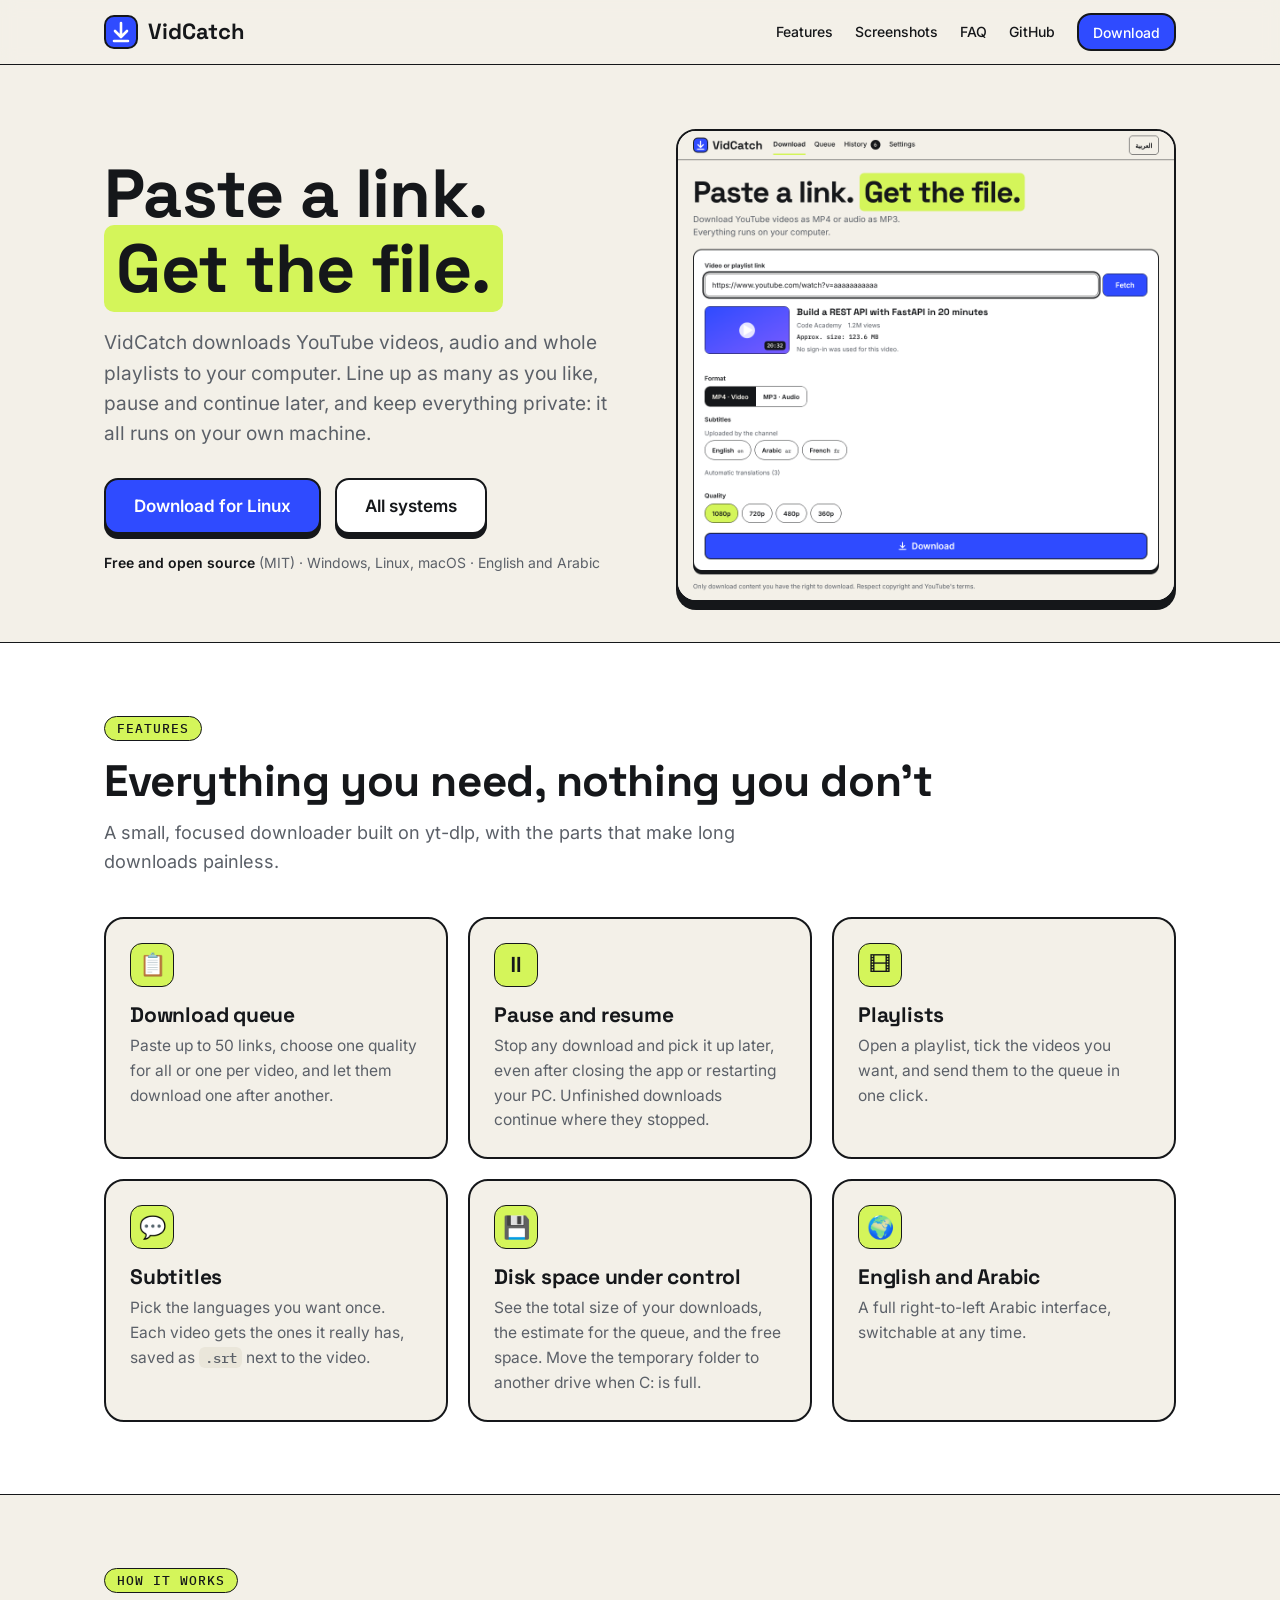
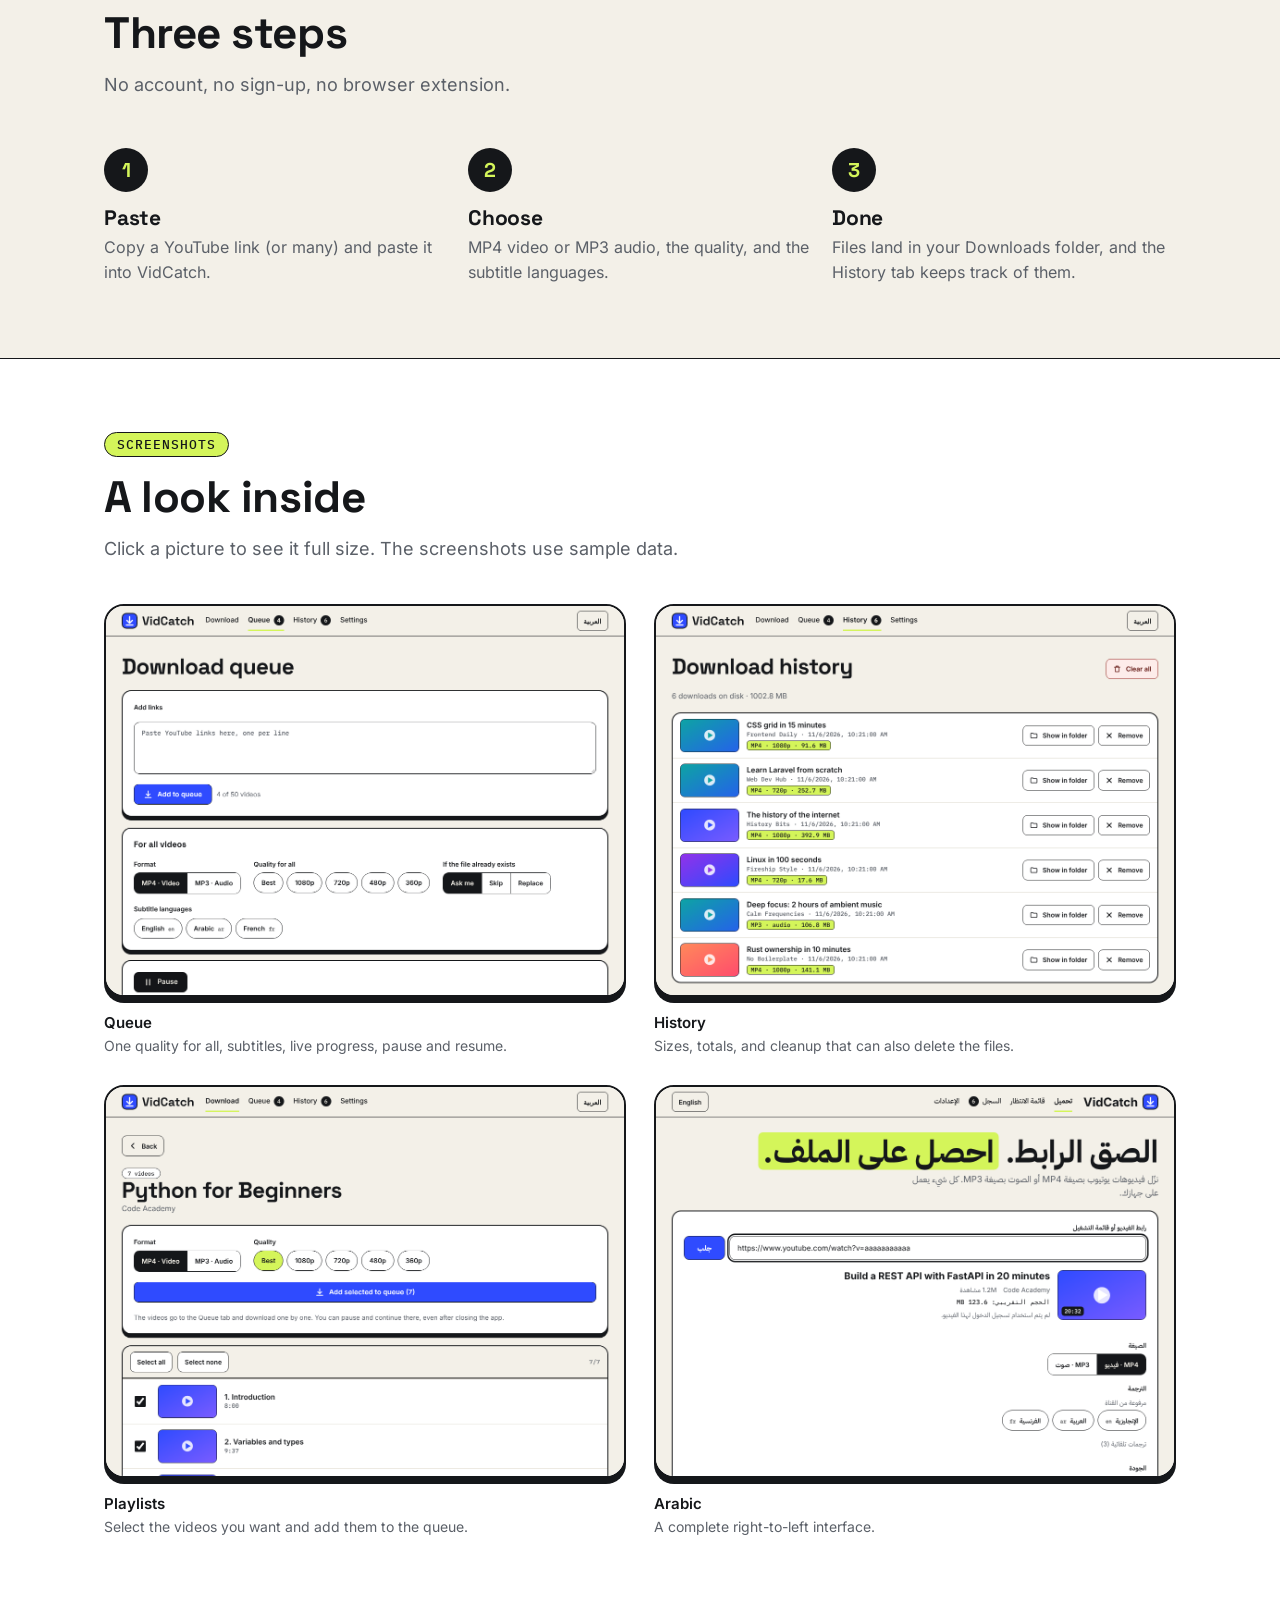
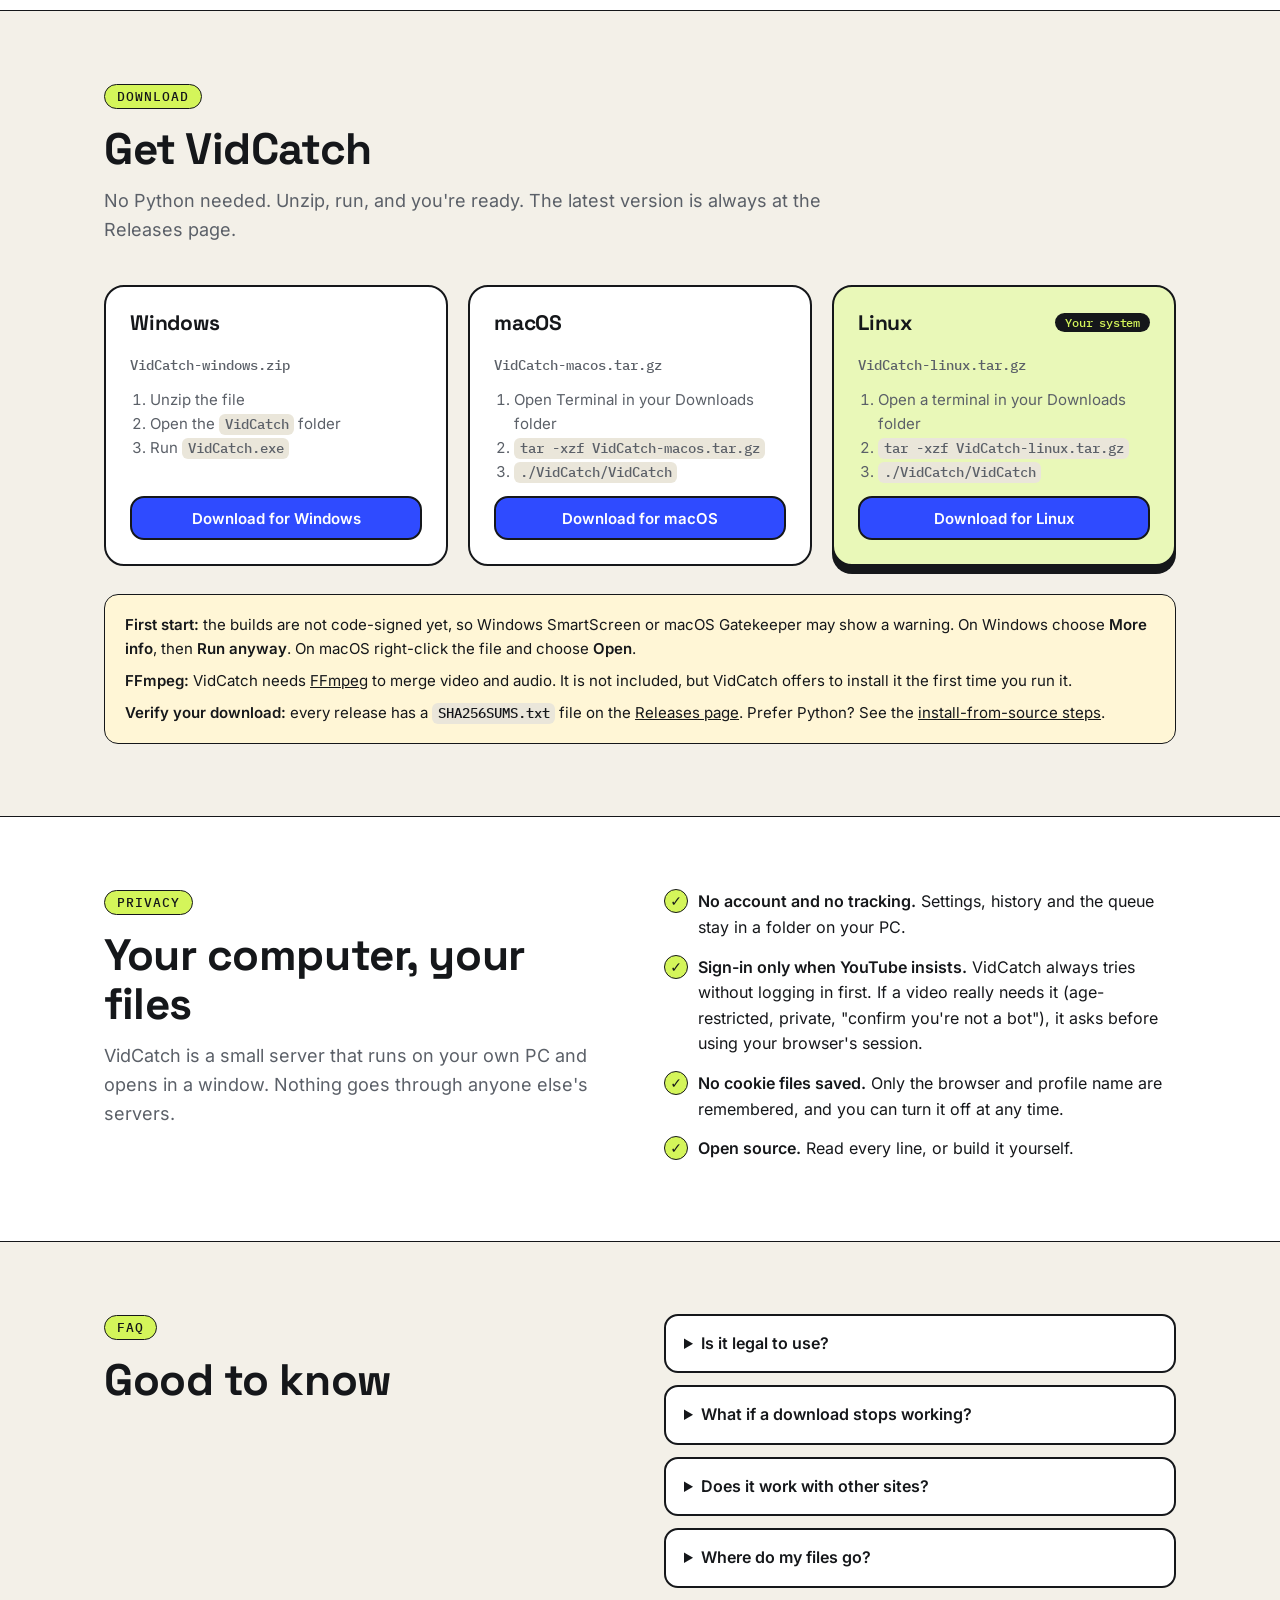
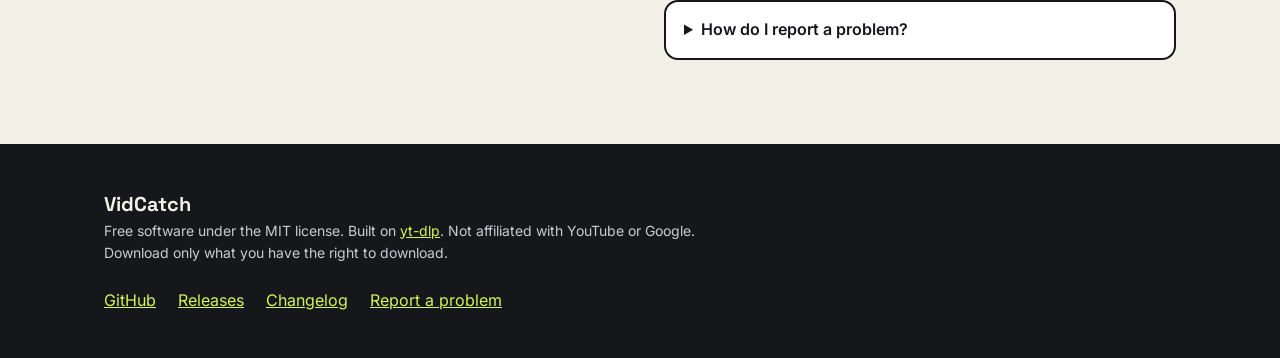
<file: site/index.html>
<!doctype html>
<html lang="en">
<head>
<meta charset="utf-8">
<meta name="viewport" content="width=device-width, initial-scale=1">
<title>VidCatch: download YouTube videos, audio and playlists</title>
<meta name="description" content="VidCatch is a free, open-source YouTube downloader that runs on your own computer: queue, pause and resume, playlists, subtitles, English and Arabic. Windows, Linux and macOS.">
<meta name="theme-color" content="#f3f0e8">
<meta property="og:type" content="website">
<meta property="og:title" content="VidCatch: paste a link, get the file">
<meta property="og:description" content="Free, open-source YouTube downloader with a queue, pause and resume, playlists and subtitles. Runs locally.">
<meta property="og:image" content="https://youssef-mekkawy.github.io/VidCatch/img/main.png">
<meta property="og:url" content="https://youssef-mekkawy.github.io/VidCatch/">
<link rel="icon" href="favicon.svg" type="image/svg+xml">
<link rel="stylesheet" href="style.css">
</head>
<body>
<a class="skip" href="#main">Skip to content</a>

<header class="top">
  <div class="wrap top__in">
    <a class="brand" href="#top"><img src="favicon.svg" alt="" width="34" height="34">VidCatch</a>
    <nav class="nav" aria-label="Main">
      <a href="#features">Features</a>
      <a href="#screens">Screenshots</a>
      <a href="#faq">FAQ</a>
      <a href="https://github.com/Youssef-Mekkawy/VidCatch">GitHub</a>
      <a class="btn btn--small btn--primary" href="#download">Download</a>
    </nav>
  </div>
</header>

<main id="main">
<div id="top"></div>
<section class="hero">
  <div class="wrap hero__grid">
    <div>
      <h1>Paste a link. <span class="mark">Get the file.</span></h1>
      <p class="lead">VidCatch downloads YouTube videos, audio and whole playlists to your computer. Line up as many as you like, pause and continue later, and keep everything private: it all runs on your own machine.</p>
      <div class="cta">
        <a id="cta-main" class="btn btn--primary btn--big" href="#download">Download VidCatch</a>
        <a class="btn btn--big" href="#download">All systems</a>
      </div>
      <p class="fine"><b>Free and open source</b> (MIT) · Windows, Linux, macOS · English and Arabic</p>
    </div>
    <div class="shot"><img src="img/main.png" width="1120" height="1060" alt="VidCatch download page showing a fetched video with format, subtitles and quality choices"></div>
  </div>
</section>

<section id="features" class="band">
  <div class="wrap">
    <span class="eyebrow">Features</span>
    <h2>Everything you need, nothing you don't</h2>
    <p class="sub">A small, focused downloader built on yt-dlp, with the parts that make long downloads painless.</p>
    <div class="grid3">
      <div class="card"><div class="ico" aria-hidden="true">📋</div><h3>Download queue</h3><p>Paste up to 50 links, choose one quality for all or one per video, and let them download one after another.</p></div>
      <div class="card"><div class="ico" aria-hidden="true">⏸</div><h3>Pause and resume</h3><p>Stop any download and pick it up later, even after closing the app or restarting your PC. Unfinished downloads continue where they stopped.</p></div>
      <div class="card"><div class="ico" aria-hidden="true">🎞</div><h3>Playlists</h3><p>Open a playlist, tick the videos you want, and send them to the queue in one click.</p></div>
      <div class="card"><div class="ico" aria-hidden="true">💬</div><h3>Subtitles</h3><p>Pick the languages you want once. Each video gets the ones it really has, saved as <code>.srt</code> next to the video.</p></div>
      <div class="card"><div class="ico" aria-hidden="true">💾</div><h3>Disk space under control</h3><p>See the total size of your downloads, the estimate for the queue, and the free space. Move the temporary folder to another drive when C: is full.</p></div>
      <div class="card"><div class="ico" aria-hidden="true">🌍</div><h3>English and Arabic</h3><p>A full right-to-left Arabic interface, switchable at any time.</p></div>
    </div>
  </div>
</section>

<section>
  <div class="wrap">
    <span class="eyebrow">How it works</span>
    <h2>Three steps</h2>
    <p class="sub">No account, no sign-up, no browser extension.</p>
    <div class="steps">
      <div class="step"><h3>Paste</h3><p>Copy a YouTube link (or many) and paste it into VidCatch.</p></div>
      <div class="step"><h3>Choose</h3><p>MP4 video or MP3 audio, the quality, and the subtitle languages.</p></div>
      <div class="step"><h3>Done</h3><p>Files land in your Downloads folder, and the History tab keeps track of them.</p></div>
    </div>
  </div>
</section>

<section id="screens" class="band">
  <div class="wrap">
    <span class="eyebrow">Screenshots</span>
    <h2>A look inside</h2>
    <p class="sub">Click a picture to see it full size. The screenshots use sample data.</p>
    <div class="gallery">
      <figure><a href="img/queue.png"><div class="shot"><img src="img/queue.png" width="1120" height="1420" loading="lazy" alt="The Queue tab with one video downloading and three waiting"></div><figcaption>Queue<span>One quality for all, subtitles, live progress, pause and resume.</span></figcaption></a></figure>
      <figure><a href="img/history.png"><div class="shot"><img src="img/history.png" width="1120" height="880" loading="lazy" alt="The History tab listing finished downloads with their sizes"></div><figcaption>History<span>Sizes, totals, and cleanup that can also delete the files.</span></figcaption></a></figure>
      <figure><a href="img/playlist.png"><div class="shot"><img src="img/playlist.png" width="1120" height="1000" loading="lazy" alt="A playlist with every video selected"></div><figcaption>Playlists<span>Select the videos you want and add them to the queue.</span></figcaption></a></figure>
      <figure><a href="img/main-ar.png"><div class="shot"><img src="img/main-ar.png" width="1120" height="1060" loading="lazy" alt="The Arabic right-to-left interface"></div><figcaption>Arabic<span>A complete right-to-left interface.</span></figcaption></a></figure>
    </div>
  </div>
</section>

<section id="download">
  <div class="wrap">
    <span class="eyebrow">Download</span>
    <h2>Get VidCatch</h2>
    <p class="sub">No Python needed. Unzip, run, and you're ready. The latest version is always at the Releases page.</p>
    <div class="dl">
      <div class="card" data-os="windows">
        <h3>Windows <span class="tag" hidden>Your system</span></h3>
        <div class="file">VidCatch-windows.zip</div>
        <ol><li>Unzip the file</li><li>Open the <code>VidCatch</code> folder</li><li>Run <code>VidCatch.exe</code></li></ol>
        <a class="btn btn--primary" href="https://github.com/Youssef-Mekkawy/VidCatch/releases/latest/download/VidCatch-windows.zip">Download for Windows</a>
      </div>
      <div class="card" data-os="mac">
        <h3>macOS <span class="tag" hidden>Your system</span></h3>
        <div class="file">VidCatch-macos.tar.gz</div>
        <ol><li>Open Terminal in your Downloads folder</li><li><code>tar -xzf VidCatch-macos.tar.gz</code></li><li><code>./VidCatch/VidCatch</code></li></ol>
        <a class="btn btn--primary" href="https://github.com/Youssef-Mekkawy/VidCatch/releases/latest/download/VidCatch-macos.tar.gz">Download for macOS</a>
      </div>
      <div class="card" data-os="linux">
        <h3>Linux <span class="tag" hidden>Your system</span></h3>
        <div class="file">VidCatch-linux.tar.gz</div>
        <ol><li>Open a terminal in your Downloads folder</li><li><code>tar -xzf VidCatch-linux.tar.gz</code></li><li><code>./VidCatch/VidCatch</code></li></ol>
        <a class="btn btn--primary" href="https://github.com/Youssef-Mekkawy/VidCatch/releases/latest/download/VidCatch-linux.tar.gz">Download for Linux</a>
      </div>
    </div>
    <div class="note">
      <p><b>First start:</b> the builds are not code-signed yet, so Windows SmartScreen or macOS Gatekeeper may show a warning. On Windows choose <b>More info</b>, then <b>Run anyway</b>. On macOS right-click the file and choose <b>Open</b>.</p>
      <p><b>FFmpeg:</b> VidCatch needs <a href="https://ffmpeg.org/">FFmpeg</a> to merge video and audio. It is not included, but VidCatch offers to install it the first time you run it.</p>
      <p><b>Verify your download:</b> every release has a <code>SHA256SUMS.txt</code> file on the <a href="https://github.com/Youssef-Mekkawy/VidCatch/releases/latest">Releases page</a>. Prefer Python? See the <a href="https://github.com/Youssef-Mekkawy/VidCatch#install-and-run-from-source">install-from-source steps</a>.</p>
    </div>
  </div>
</section>

<section class="band">
  <div class="wrap two">
    <div>
      <span class="eyebrow">Privacy</span>
      <h2>Your computer, your files</h2>
      <p class="sub">VidCatch is a small server that runs on your own PC and opens in a window. Nothing goes through anyone else's servers.</p>
    </div>
    <ul class="ticks">
      <li><b>No account and no tracking.</b> Settings, history and the queue stay in a folder on your PC.</li>
      <li><b>Sign-in only when YouTube insists.</b> VidCatch always tries without logging in first. If a video really needs it (age-restricted, private, "confirm you're not a bot"), it asks before using your browser's session.</li>
      <li><b>No cookie files saved.</b> Only the browser and profile name are remembered, and you can turn it off at any time.</li>
      <li><b>Open source.</b> Read every line, or build it yourself.</li>
    </ul>
  </div>
</section>

<section id="faq">
  <div class="wrap two">
    <div>
      <span class="eyebrow">FAQ</span>
      <h2>Good to know</h2>
    </div>
    <div>
      <details><summary>Is it legal to use?</summary><p>Download only content you own or have permission to download, and respect YouTube's Terms of Service and the copyright laws of your country. VidCatch is not affiliated with YouTube or Google.</p></details>
      <details><summary>What if a download stops working?</summary><p>YouTube changes often. VidCatch checks for a newer yt-dlp when it starts and updates it with one click. Error messages have a short code (like E140) with the steps to fix it.</p></details>
      <details><summary>Does it work with other sites?</summary><p>VidCatch is built for YouTube. The engine, yt-dlp, supports many more sites, and wider support may come later.</p></details>
      <details><summary>Where do my files go?</summary><p>To the download folder you choose in Settings (by default <code>Downloads/VidCatch</code>). Unfinished downloads wait in a temporary folder that you can move to another drive.</p></details>
      <details><summary>How do I report a problem?</summary><p>Open an issue on <a href="https://github.com/Youssef-Mekkawy/VidCatch/issues">GitHub</a>. When a download fails, the error message has a <b>Copy details</b> button that copies what helps, without links, file names or account names.</p></details>
    </div>
  </div>
</section>
</main>

<footer class="foot">
  <div class="wrap">
    <div>
      <strong style="font-family:var(--font-head);font-size:20px">VidCatch</strong>
      <p>Free software under the MIT license. Built on <a href="https://github.com/yt-dlp/yt-dlp">yt-dlp</a>. Not affiliated with YouTube or Google. Download only what you have the right to download.</p>
    </div>
    <ul>
      <li><a href="https://github.com/Youssef-Mekkawy/VidCatch">GitHub</a></li>
      <li><a href="https://github.com/Youssef-Mekkawy/VidCatch/releases">Releases</a></li>
      <li><a href="https://github.com/Youssef-Mekkawy/VidCatch/blob/main/CHANGELOG.md">Changelog</a></li>
      <li><a href="https://github.com/Youssef-Mekkawy/VidCatch/issues">Report a problem</a></li>
    </ul>
  </div>
</footer>
<script src="main.js"></script>
</body>
</html>
</file>
<file: site/style.css>
/* Bundled fonts (SIL Open Font License, see ../fonts/LICENSES.md). The app works offline. */

@font-face { font-family: "Space Grotesk"; font-weight: 500; font-display: swap;
  src: url("fonts/space-grotesk-latin-500-normal.woff2") format("woff2"); }
@font-face { font-family: "Space Grotesk"; font-weight: 700; font-display: swap;
  src: url("fonts/space-grotesk-latin-700-normal.woff2") format("woff2"); }

@font-face { font-family: "Inter"; font-weight: 400; font-display: swap;
  src: url("fonts/inter-latin-400-normal.woff2") format("woff2"); }
@font-face { font-family: "Inter"; font-weight: 500; font-display: swap;
  src: url("fonts/inter-latin-500-normal.woff2") format("woff2"); }
@font-face { font-family: "Inter"; font-weight: 600; font-display: swap;
  src: url("fonts/inter-latin-600-normal.woff2") format("woff2"); }

@font-face { font-family: "IBM Plex Mono"; font-weight: 500; font-display: swap;
  src: url("fonts/ibm-plex-mono-latin-500-normal.woff2") format("woff2"); }

/* Arabic glyphs only; Latin characters in Arabic text fall back to Inter. */
@font-face { font-family: "IBM Plex Sans Arabic"; font-weight: 400; font-display: swap;
  src: url("fonts/ibm-plex-sans-arabic-arabic-400-normal.woff2") format("woff2");
  unicode-range: U+0600-06FF, U+0750-077F, U+0870-088E, U+0890-0891, U+0898-08E1, U+08E3-08FF, U+200C-200E, U+2010-2011, U+204F, U+2E41, U+FB50-FDFF, U+FE70-FE74, U+FE76-FEFC; }
@font-face { font-family: "IBM Plex Sans Arabic"; font-weight: 500; font-display: swap;
  src: url("fonts/ibm-plex-sans-arabic-arabic-500-normal.woff2") format("woff2");
  unicode-range: U+0600-06FF, U+0750-077F, U+0870-088E, U+0890-0891, U+0898-08E1, U+08E3-08FF, U+200C-200E, U+2010-2011, U+204F, U+2E41, U+FB50-FDFF, U+FE70-FE74, U+FE76-FEFC; }
@font-face { font-family: "IBM Plex Sans Arabic"; font-weight: 600; font-display: swap;
  src: url("fonts/ibm-plex-sans-arabic-arabic-600-normal.woff2") format("woff2");
  unicode-range: U+0600-06FF, U+0750-077F, U+0870-088E, U+0890-0891, U+0898-08E1, U+08E3-08FF, U+200C-200E, U+2010-2011, U+204F, U+2E41, U+FB50-FDFF, U+FE70-FE74, U+FE76-FEFC; }
@font-face { font-family: "IBM Plex Sans Arabic"; font-weight: 700; font-display: swap;
  src: url("fonts/ibm-plex-sans-arabic-arabic-700-normal.woff2") format("woff2");
  unicode-range: U+0600-06FF, U+0750-077F, U+0870-088E, U+0890-0891, U+0898-08E1, U+08E3-08FF, U+200C-200E, U+2010-2011, U+204F, U+2E41, U+FB50-FDFF, U+FE70-FE74, U+FE76-FEFC; }

/* Design tokens. Change the look of the whole app here.
   Everything else in css/ reads these variables, nothing is hard-coded elsewhere. */

:root {
  /* Surfaces */
  --paper: #f3f0e8;        /* page background */
  --surface: #ffffff;      /* cards, inputs */
  --track: #eae6da;        /* progress track, disabled fill */
  --line: #dad5c8;         /* soft dividers */

  /* Text and strokes */
  --ink: #15171a;          /* main text, outlines, hard shadows */
  --muted: #5b6068;        /* secondary text (AA on paper and on white) */
  --on-ink: #f3f0e8;       /* text on dark surfaces */
  --on-ink-muted: #c9cdd3;

  /* Brand */
  --accent: #2f4bff;       /* primary actions */
  --accent-ink: #ffffff;
  --lime: #d4f55a;         /* highlight, progress, selected */
  --lime-soft: #e9f8b8;    /* success background */
  --coral: #ff8a5b;        /* placeholder thumbnails only */

  /* Feedback */
  --danger: #8f1d17;
  --danger-bg: #fdecea;
  --danger-ink: #5e100c;
  --info-bg: #fff6d6;      /* informational banners */

  /* Shape */
  --radius-s: 10px;
  --radius-m: 14px;
  --radius-l: 20px;
  --stroke: 1.5px;         /* normal outline */
  --stroke-strong: 2px;    /* cards */
  --hard-shadow: 0 8px 0 var(--ink);

  /* Type */
  --font-head: "Space Grotesk", "Segoe UI", system-ui, sans-serif;
  --font-body: "Inter", "Segoe UI", system-ui, sans-serif;
  --font-mono: "IBM Plex Mono", ui-monospace, "Cascadia Mono", Consolas, monospace;
  --fs-body: 16px;
  --fs-small: 14px;
  --fs-tiny: 13px;

  /* Layout */
  --page-width: 1100px;
  --gutter: 24px;
  --control-h: 44px;       /* minimum touch target */
}


/* ── Landing page ───────────────────────────────────────────────────────── */
:root { --page-width: 1120px; }
*, *::before, *::after { box-sizing: border-box; }
html { scroll-behavior: smooth; scroll-padding-top: 84px; }
body { margin: 0; background: var(--paper); color: var(--ink); font-family: var(--font-body); font-size: var(--fs-body); line-height: 1.6; -webkit-font-smoothing: antialiased; }
img { max-width: 100%; height: auto; display: block; }
a { color: inherit; }
h1, h2, h3 { font-family: var(--font-head); line-height: 1.1; margin: 0; letter-spacing: -0.01em; }
code, kbd { font-family: var(--font-mono); font-size: .92em; background: var(--track); padding: .1em .4em; border-radius: 6px; }
.wrap { max-width: var(--page-width); margin: 0 auto; padding: 0 var(--gutter); }
.skip { position: absolute; left: -999px; top: 8px; background: var(--ink); color: var(--on-ink); padding: 10px 14px; border-radius: var(--radius-s); z-index: 10; }
.skip:focus { left: 8px; }
:focus-visible { outline: 3px solid var(--accent); outline-offset: 3px; border-radius: 6px; }

/* header */
.top { position: sticky; top: 0; z-index: 5; background: color-mix(in srgb, var(--paper) 92%, transparent); backdrop-filter: blur(8px); border-bottom: var(--stroke) solid var(--ink); }
.top__in { display: flex; align-items: center; gap: 24px; min-height: 64px; }
.brand { display: flex; align-items: center; gap: 10px; text-decoration: none; font-family: var(--font-head); font-weight: 700; font-size: 22px; }
.brand img { width: 34px; height: 34px; }
.nav { display: flex; gap: 22px; margin-inline-start: auto; align-items: center; }
.nav a { text-decoration: none; font-weight: 500; font-size: var(--fs-small); }
.nav a:hover { text-decoration: underline; text-underline-offset: 4px; }

/* buttons */
.btn { display: inline-flex; align-items: center; justify-content: center; gap: 10px; min-height: var(--control-h); padding: 0 20px; border: var(--stroke-strong) solid var(--ink); border-radius: var(--radius-m); background: var(--surface); color: var(--ink); font: 600 15px var(--font-body); text-decoration: none; cursor: pointer; transition: transform .12s, box-shadow .12s; }
.btn:hover { transform: translateY(-2px); box-shadow: 0 4px 0 var(--ink); }
.btn--primary { background: var(--accent); color: var(--accent-ink); }
.btn--big { min-height: 56px; padding: 0 28px; font-size: 17px; box-shadow: 0 5px 0 var(--ink); }
.btn--big:hover { box-shadow: 0 8px 0 var(--ink); transform: translateY(-3px); }
.btn--small { min-height: 38px; padding: 0 14px; font-size: 14px; }

/* hero */
.hero { padding: 64px 0 40px; }
.hero__grid { display: grid; grid-template-columns: 1.05fr 1fr; gap: 48px; align-items: center; }
.hero h1 { font-size: clamp(40px, 6vw, 68px); font-weight: 700; }
.mark { white-space: nowrap; background: var(--lime); padding: 0 .18em; border-radius: 10px; box-decoration-break: clone; -webkit-box-decoration-break: clone; }
.lead { font-size: 19px; color: var(--muted); margin: 22px 0 28px; max-width: 34em; }
.cta { display: flex; flex-wrap: wrap; gap: 14px; align-items: center; }
.fine { margin: 18px 0 0; font-size: var(--fs-small); color: var(--muted); }
.fine b { color: var(--ink); font-weight: 600; }
.shot { border: var(--stroke-strong) solid var(--ink); border-radius: var(--radius-l); background: var(--surface); box-shadow: var(--hard-shadow); overflow: hidden; }
.shot img { width: 100%; }
.hero .shot img { aspect-ratio: 1120 / 1060; object-fit: cover; object-position: top; }

/* sections */
section { padding: 72px 0; }
.eyebrow { display: inline-block; font: 500 13px var(--font-mono); text-transform: uppercase; letter-spacing: .08em; background: var(--lime); border: var(--stroke) solid var(--ink); border-radius: 999px; padding: 3px 12px; margin-bottom: 16px; }
h2 { font-size: clamp(30px, 4vw, 44px); margin-bottom: 14px; }
.sub { color: var(--muted); font-size: 18px; max-width: 40em; margin: 0 0 40px; }
.band { background: var(--surface); border-block: var(--stroke) solid var(--ink); }

/* features */
.grid3 { display: grid; grid-template-columns: repeat(3, 1fr); gap: 20px; }
.card { background: var(--surface); border: var(--stroke-strong) solid var(--ink); border-radius: var(--radius-l); padding: 24px; }
.band .card { background: var(--paper); }
.card h3 { font-size: 21px; margin-bottom: 8px; }
.card p { margin: 0; color: var(--muted); font-size: 15.5px; }
.ico { width: 44px; height: 44px; display: grid; place-items: center; background: var(--lime); border: var(--stroke) solid var(--ink); border-radius: 12px; margin-bottom: 16px; font-size: 22px; }

/* steps */
.steps { display: grid; grid-template-columns: repeat(3, 1fr); gap: 20px; counter-reset: s; }
.step { position: relative; padding-top: 8px; }
.step::before { counter-increment: s; content: counter(s); display: grid; place-items: center; width: 44px; height: 44px; border-radius: 50%; background: var(--ink); color: var(--lime); font: 700 20px var(--font-head); margin-bottom: 14px; }
.step h3 { font-size: 21px; margin-bottom: 6px; }
.step p { margin: 0; color: var(--muted); }

/* gallery */
.gallery { display: grid; grid-template-columns: repeat(2, 1fr); gap: 28px; }
.gallery figure { margin: 0; }
.gallery a { display: block; text-decoration: none; }
.gallery .shot { box-shadow: 0 6px 0 var(--ink); transition: transform .15s; }
.gallery a:hover .shot { transform: translateY(-3px); }
.gallery img { aspect-ratio: 4 / 3; object-fit: cover; object-position: top; }
.gallery figcaption { margin-top: 14px; font-weight: 600; font-size: 15px; }
.gallery figcaption span { display: block; font-weight: 400; color: var(--muted); font-size: var(--fs-small); }

/* downloads */
.dl { display: grid; grid-template-columns: repeat(3, 1fr); gap: 20px; }
.dl .card { display: flex; flex-direction: column; gap: 12px; }
.dl .card[data-match="true"] { background: var(--lime-soft); box-shadow: var(--hard-shadow); }
.dl h3 { display: flex; align-items: center; gap: 10px; }
.dl .tag { margin-inline-start: auto; font: 500 12px var(--font-mono); background: var(--ink); color: var(--lime); border-radius: 999px; padding: 2px 10px; }
.dl .file { font-family: var(--font-mono); font-size: 14px; color: var(--muted); word-break: break-all; }
.dl ol { margin: 0; padding-inline-start: 20px; color: var(--muted); font-size: 15px; }
.dl .btn { margin-top: auto; }
.note { margin-top: 28px; background: var(--info-bg); border: var(--stroke) solid var(--ink); border-radius: var(--radius-m); padding: 18px 20px; font-size: 15px; }
.note p { margin: 0 0 8px; }
.note p:last-child { margin: 0; }

/* privacy + faq */
.two { display: grid; grid-template-columns: 1fr 1fr; gap: 48px; align-items: start; }
.ticks { list-style: none; padding: 0; margin: 0; display: grid; gap: 14px; }
.ticks li { padding-inline-start: 34px; position: relative; }
.ticks li::before { content: "✓"; position: absolute; inset-inline-start: 0; top: 0; width: 24px; height: 24px; display: grid; place-items: center; background: var(--lime); border: var(--stroke) solid var(--ink); border-radius: 50%; font-weight: 700; font-size: 14px; }
details { border: var(--stroke-strong) solid var(--ink); border-radius: var(--radius-m); background: var(--surface); padding: 0 18px; margin-bottom: 12px; }
summary { cursor: pointer; font-weight: 600; padding: 15px 0; list-style-position: inside; }
details p { margin: 0 0 16px; color: var(--muted); font-size: 15.5px; }

/* footer */
.foot { background: var(--ink); color: var(--on-ink); padding: 44px 0; }
.foot .wrap { display: flex; flex-wrap: wrap; gap: 24px 40px; justify-content: space-between; align-items: flex-start; }
.foot p { margin: 0; color: var(--on-ink-muted); font-size: 14px; max-width: 46em; }
.foot a { color: var(--lime); }
.foot ul { list-style: none; padding: 0; margin: 0; display: flex; gap: 22px; flex-wrap: wrap; }

@media (max-width: 900px) {
  .hero__grid, .two { grid-template-columns: 1fr; gap: 36px; }
  .grid3, .dl, .steps { grid-template-columns: 1fr; }
  .gallery { grid-template-columns: 1fr; }
  .nav a:not(.btn) { display: none; }
  section { padding: 52px 0; }
}
@media (prefers-reduced-motion: reduce) { * { transition: none !important; scroll-behavior: auto !important; } }
</file>
